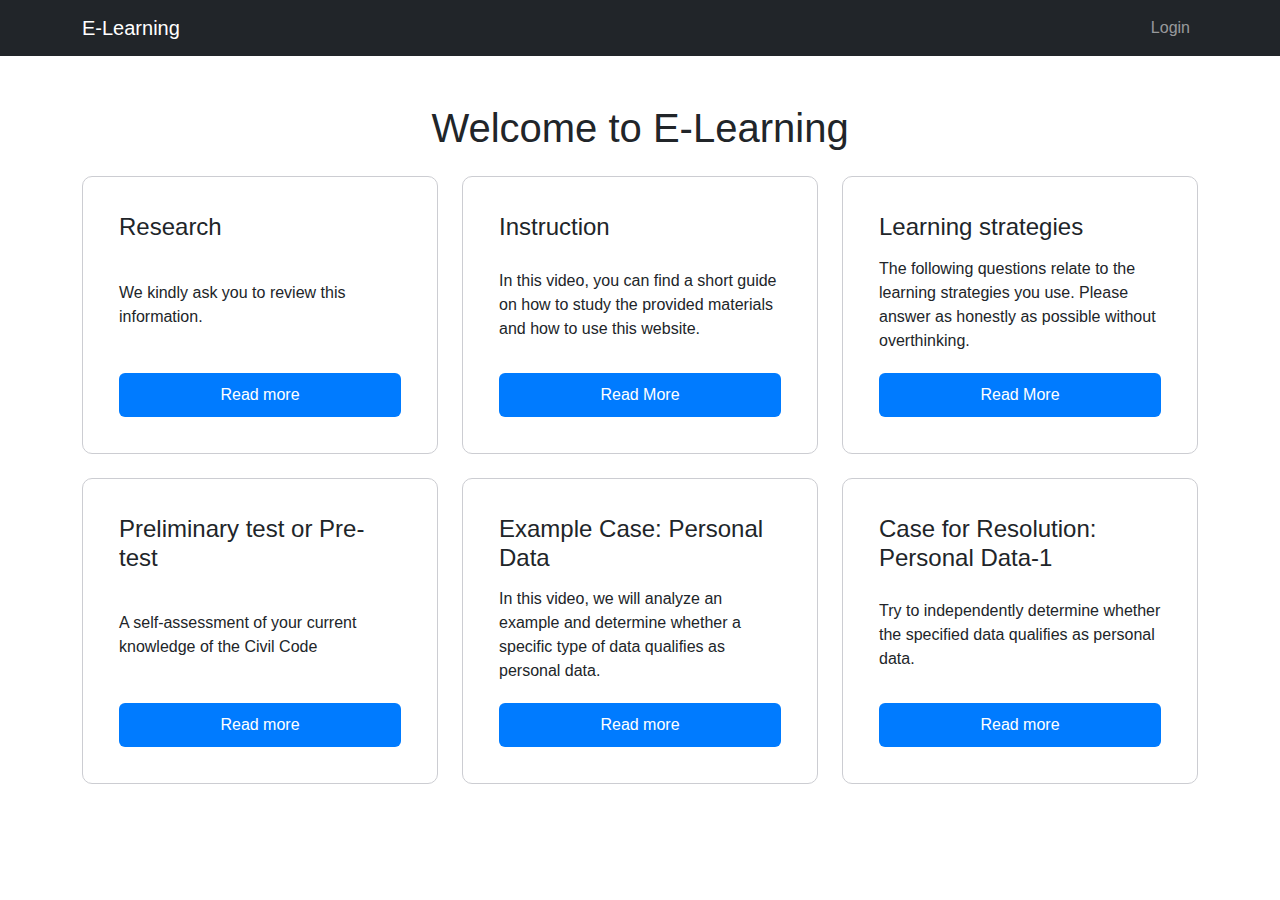
<file: index.html>
<!DOCTYPE html>
<html lang="en">
<head>
  <meta charset="UTF-8">
  <meta name="viewport" content="width=device-width, initial-scale=1.0">
  <title>E-Learning Website</title>
  <link href="https://cdn.jsdelivr.net/npm/bootstrap@5.3.0/dist/css/bootstrap.min.css" rel="stylesheet">
  <link rel="stylesheet" href="styles.css">
</head>
<body>

  <nav class="navbar navbar-expand-lg navbar-dark bg-dark">
    <div class="container">
      <a class="navbar-brand" href="#">E-Learning</a>
      <button class="navbar-toggler" type="button" data-bs-toggle="collapse" data-bs-target="#navbarNav">
        <span class="navbar-toggler-icon"></span>
      </button>
      <div class="collapse navbar-collapse" id="navbarNav">
        <ul class="navbar-nav ms-auto">
          <li class="nav-item">
            <a class="nav-link" href="login.html">Login</a>
          </li>
        </ul>
      </div>
    </div>
  </nav>

  <div class="container mt-5">
    <h1 class="text-center mb-4">Welcome to E-Learning</h1>
    <div class="row">
      <div class="col-md-4 mb-4">
        <div class="card h-100 custom-card">
          <div class="card-body"  class="Research">
            <h5 class="card-title">Research </h5>
            <p class="card-text">We kindly ask you to review this information.</p>
            <a href="content.html" class="btn btn-primary">Read more</a>
          </div>
        </div>
      </div>
      <div class="col-md-4 mb-4">
        <div class="card h-100 custom-card">
          <div class="card-body">
            <h5 class="card-title">Instruction</h5>
            <p class="card-text">In this video, you can find a short guide on how to study the provided materials and how to use this website.</p>
            <a href="content.html" class="btn btn-primary">Read More</a>
          </div>
        </div>
      </div>
      <div class="col-md-4 mb-4">
        <div class="card h-100 custom-card">
          <div class="card-body">
            <h5 class="card-title">Learning strategies</h5>
            <p class="card-text">The following questions relate to the learning strategies you use. Please answer as honestly as possible without overthinking.</p>
            <a href="content3.html" class="btn btn-primary">Read More</a>
          </div>
        </div>
      </div>
      <div class="col-md-4 mb-4" id="content">
        <div class="card h-100 custom-card">
          <div class="card-body"  class="Research">
            <h5 class="card-title">Preliminary test or Pre-test </h5>
            <p class="card-text">A self-assessment of your current knowledge of the Civil Code</p>
            <a href="content1.html" class="btn btn-primary">Read more</a>
          </div>
        </div>
      </div>
      <div class="col-md-4 mb-4" id="content">
        <div class="card h-100 custom-card">
          <div class="card-body"  class="Research">
            <h5 class="card-title">Example Case: Personal Data </h5>
            <p class="card-text">In this video, we will analyze an example and determine whether a specific type of data qualifies as personal data.</p>
            <a href="content1.html" class="btn btn-primary">Read more</a>
          </div>
        </div>
      </div>
      <div class="col-md-4 mb-4">
        <div class="card h-100 custom-card">
          <div class="card-body"  class="Research">
            <h5 class="card-title">Case for Resolution: Personal Data-1 </h5>
            <p class="card-text">Try to independently determine whether the specified data qualifies as personal data.</p>
            <a href="content1.html" class="btn btn-primary">Read more</a>
          </div>
        </div>
      </div>
    </div>
  </div>

  <script>
    document.getElementById("content").addEventListener("submit", function(event) {
      event.preventDefault(); // Prevent the default form submission
      window.location.href = "content.html"; // Redirect to content.html
    });
  </script>

  <script src="https://cdn.jsdelivr.net/npm/bootstrap@5.3.0/dist/js/bootstrap.bundle.min.js"></script>
</body>
</html>
</file>
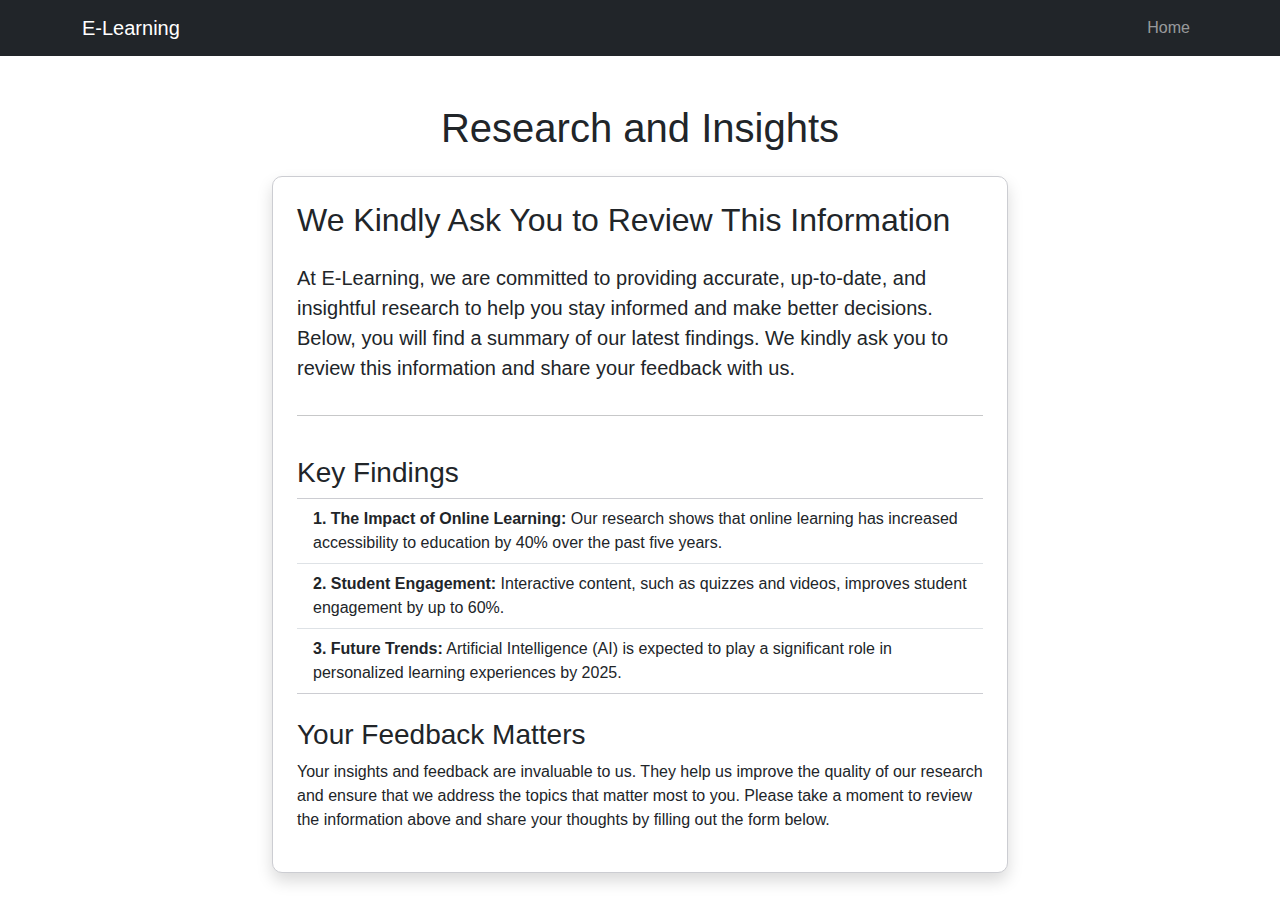
<file: content.html>
<!DOCTYPE html>
<html lang="en">
<head>
  <meta charset="UTF-8">
  <meta name="viewport" content="width=device-width, initial-scale=1.0">
  <title>Research - E-Learning</title>
  <link href="https://cdn.jsdelivr.net/npm/bootstrap@5.3.0/dist/css/bootstrap.min.css" rel="stylesheet">
  <link rel="stylesheet" href="styles.css">
</head>
<body>
  <nav class="navbar navbar-expand-lg navbar-dark bg-dark">
    <div class="container">
      <a class="navbar-brand" href="index.html">E-Learning</a>
      <button class="navbar-toggler" type="button" data-bs-toggle="collapse" data-bs-target="#navbarNav">
        <span class="navbar-toggler-icon"></span>
      </button>
      <div class="collapse navbar-collapse" id="navbarNav">
        <ul class="navbar-nav ms-auto">
          <li class="nav-item">
            <a class="nav-link" href="index.html">Home</a>
          </li>
        </ul>
      </div>
    </div>
  </nav>

  <div class="container mt-5">
    <h1 class="text-center mb-4">Research and Insights</h1>
    <div class="row">
      <div class="col-md-8 offset-md-2">
        <div class="card p-4 shadow">
          <h2 class="mb-4">We Kindly Ask You to Review This Information</h2>
          <p class="lead">
            At E-Learning, we are committed to providing accurate, up-to-date, and insightful research to help you stay informed and make better decisions. Below, you will find a summary of our latest findings. We kindly ask you to review this information and share your feedback with us.
          </p>
          <hr>
          <h3 class="mt-4">Key Findings</h3>
          <ul class="list-group list-group-flush">
            <li class="list-group-item">
              <strong>1. The Impact of Online Learning:</strong> Our research shows that online learning has increased accessibility to education by 40% over the past five years.
            </li>
            <li class="list-group-item">
              <strong>2. Student Engagement:</strong> Interactive content, such as quizzes and videos, improves student engagement by up to 60%.
            </li>
            <li class="list-group-item">
              <strong>3. Future Trends:</strong> Artificial Intelligence (AI) is expected to play a significant role in personalized learning experiences by 2025.
            </li>
          </ul>
          <h3 class="mt-4">Your Feedback Matters</h3>
          <p>
            Your insights and feedback are invaluable to us. They help us improve the quality of our research and ensure that we address the topics that matter most to you. Please take a moment to review the information above and share your thoughts by filling out the form below.
          </p>
        </div>
      </div>
    </div>
  </div>

  <script src="https://cdn.jsdelivr.net/npm/bootstrap@5.3.0/dist/js/bootstrap.bundle.min.js"></script>
</body>
</html>
</file>
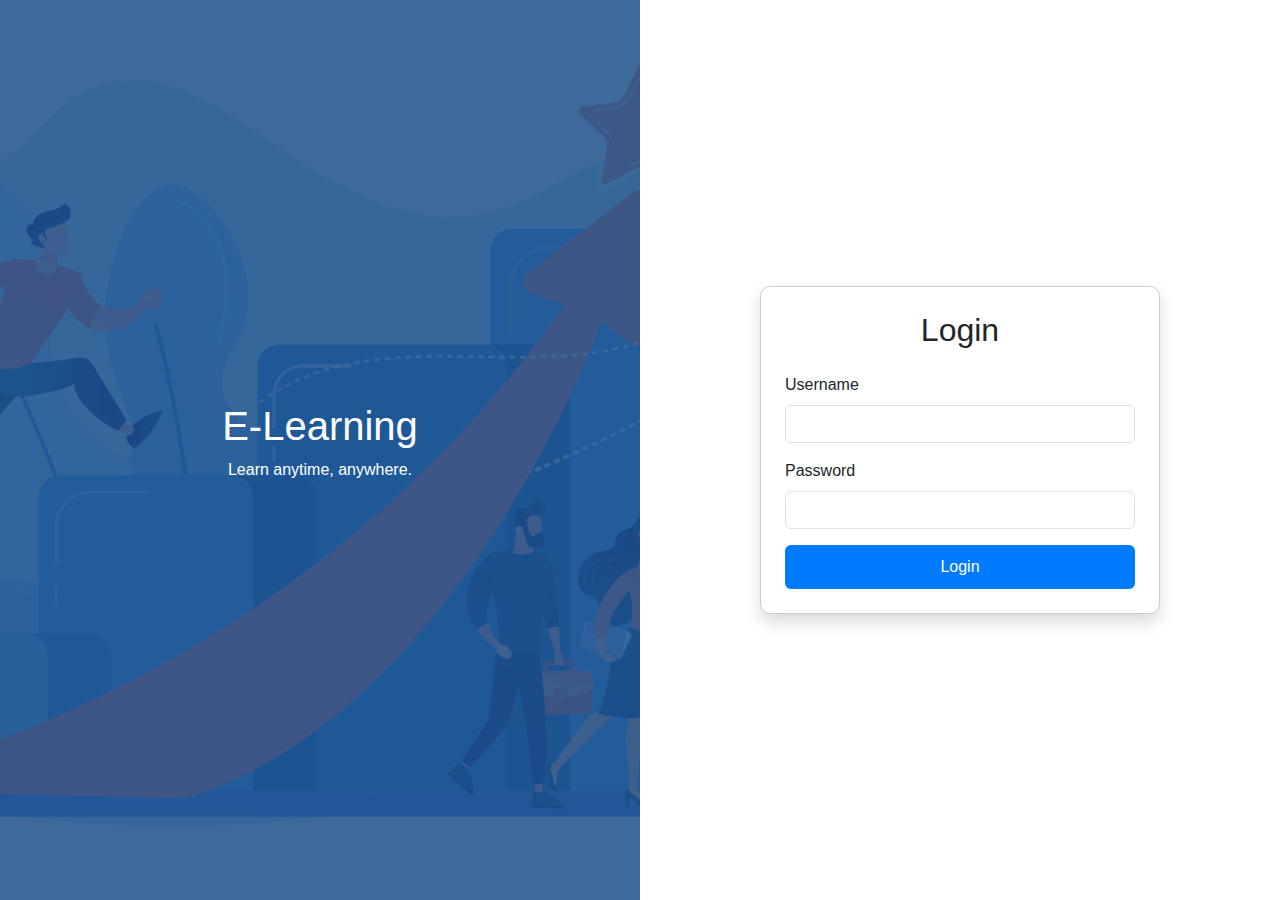
<file: login.html>
<!DOCTYPE html>
<html lang="en">
<head>
  <meta charset="UTF-8">
  <meta name="viewport" content="width=device-width, initial-scale=1.0">
  <title>Login - E-Learning</title>
  <link href="https://cdn.jsdelivr.net/npm/bootstrap@5.3.0/dist/css/bootstrap.min.css" rel="stylesheet">
  <link rel="stylesheet" href="styles.css">
</head>
<body>
  <div class="container-fluid vh-100">
    <div class="row h-100">
      <!-- Left Section: Background Image with Overlay -->
      <div class="col-md-6 d-flex justify-content-center align-items-center bg-image">
        <div class="text-center text-white">
          <h1>E-Learning</h1>
          <p>Learn anytime, anywhere.</p>
        </div>
      </div>

      <!-- Right Section: Login Form -->
      <div class="col-md-6 d-flex justify-content-center align-items-center">
        <div class="card p-4 shadow" style="width: 100%; max-width: 400px;">
          <h2 class="text-center mb-4">Login</h2>
          <form id="loginForm">
            <div class="mb-3">
              <label for="username" class="form-label">Username</label>
              <input type="text" class="form-control" id="username" required>
            </div>
            <div class="mb-3">
              <label for="password" class="form-label">Password</label>
              <input type="password" class="form-control" id="password" required>
            </div>
            <button type="submit" class="btn btn-primary w-100">Login</button>
          </form>
        </div>
      </div>
    </div>
  </div>

  <script>
    document.getElementById("loginForm").addEventListener("submit", function(event) {
      event.preventDefault(); // Prevent the default form submission
      window.location.href = "index.html"; // Redirect to index.html
    });
  </script>

  <script src="https://cdn.jsdelivr.net/npm/bootstrap@5.3.0/dist/js/bootstrap.bundle.min.js"></script>
</body>
</html>
</file>
<file: styles.css>
/* Custom styles */


.custom-card {
  border-radius: 10px; /* Rounded corners */
  padding: 20px; /* Increased padding inside the card */
  height: 100%; /* Ensure cards take full height of their container */
  transition: transform 0.3s, box-shadow 0.3s;
}

.custom-card:hover {
  transform: translateY(-5px); /* Slight lift on hover */
  box-shadow: 0 4px 8px rgba(0, 0, 0, 0.2); /* Shadow on hover */
}

.card-body {
  display: flex;
  flex-direction: column;
  justify-content: space-between; /* Space out content evenly */
  height: 100%; /* Ensure card body takes full height */
}

.card-title {
  font-size: 1.5rem; /* Larger title */
  margin-bottom: 15px; /* Space below title */
}

.card-text {
  font-size: 1rem; /* Adjust text size */
  margin-bottom: 20px; /* Space below text */
}

.btn-primary {
  background-color: #007bff;
  border: none;
  padding: 10px 20px; /* Increased button padding */
  font-size: 1rem; /* Larger button text */
}

.btn-primary:hover {
  background-color: #0056b3;
}

body {
  font-family: Arial, sans-serif;
  margin: 0;
  padding: 0;
}

/* Background image with overlay */
.bg-image {
  background-image: url('Bglogin.svg'); /* Replace with your image path */
  background-size: cover;
  background-position: center;
  position: relative;
}

.bg-image::before {
  content: '';
  position: absolute;
  top: 0;
  left: 0;
  width: 100%;
  height: 100%;
  background-color: rgba(29, 81, 138, 0.858); /* Blue overlay with 70% opacity */
}

.bg-image > * {
  position: relative; /* Ensure content is above the overlay */
  z-index: 1;
}

.card {
  border: 1px solid #cccdd2;
  border-radius: 10px;
}

.btn-primary {
  background-color: #007bff;
  border: none;
}

.btn-primary:hover {
  background-color: #0056b3;
}

/* Responsive adjustments */
@media (max-width: 768px) {
  .col-md-6 {
    height: 50vh; /* Split height on smaller screens */
  }
}
</file>
